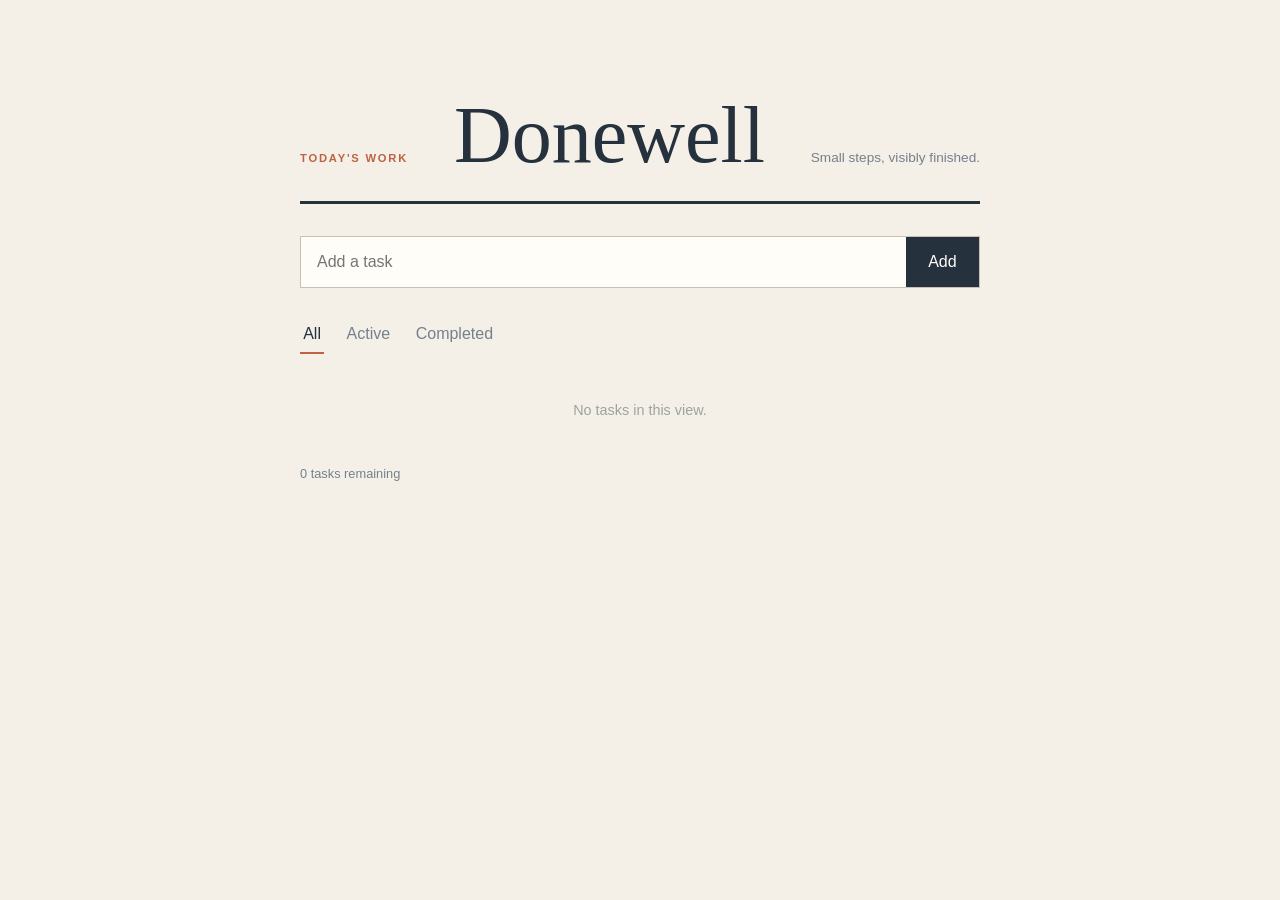
<file: pair-version/index.html>
<!doctype html>
<html lang="en">
  <head>
    <meta charset="UTF-8" />
    <meta name="viewport" content="width=device-width, initial-scale=1.0" />
    <title>Donewell | Task Manager</title>
    <link rel="stylesheet" href="styles.css" />
  </head>
  <body>
    <main class="page">
      <header class="header">
        <p class="kicker">TODAY'S WORK</p>
        <h1 id="app-title">Donewell</h1>
        <p class="subtitle">Small steps, visibly finished.</p>
      </header>
      <section class="workspace" aria-labelledby="app-title">
        <form id="task-form" class="new-task">
          <label class="sr-only" for="task-title">Task title</label>
          <input
            id="task-title"
            type="text"
            placeholder="Add a task"
            autocomplete="off"
            required
          />
          <button type="submit" aria-label="Add task">Add</button>
        </form>
        <nav class="filters" aria-label="Filter tasks">
          <button class="filter is-selected" type="button" data-filter="all">
            All
          </button>
          <button class="filter" type="button" data-filter="active">
            Active
          </button>
          <button class="filter" type="button" data-filter="completed">
            Completed
          </button>
        </nav>
        <ul id="task-list" class="task-list" aria-live="polite"></ul>
        <p id="empty-state" class="empty-state">No tasks in this view.</p>
        <p id="task-count" class="task-count">0 tasks remaining</p>
      </section>
    </main>
    <script src="app.js"></script>
  </body>
</html>
</file>
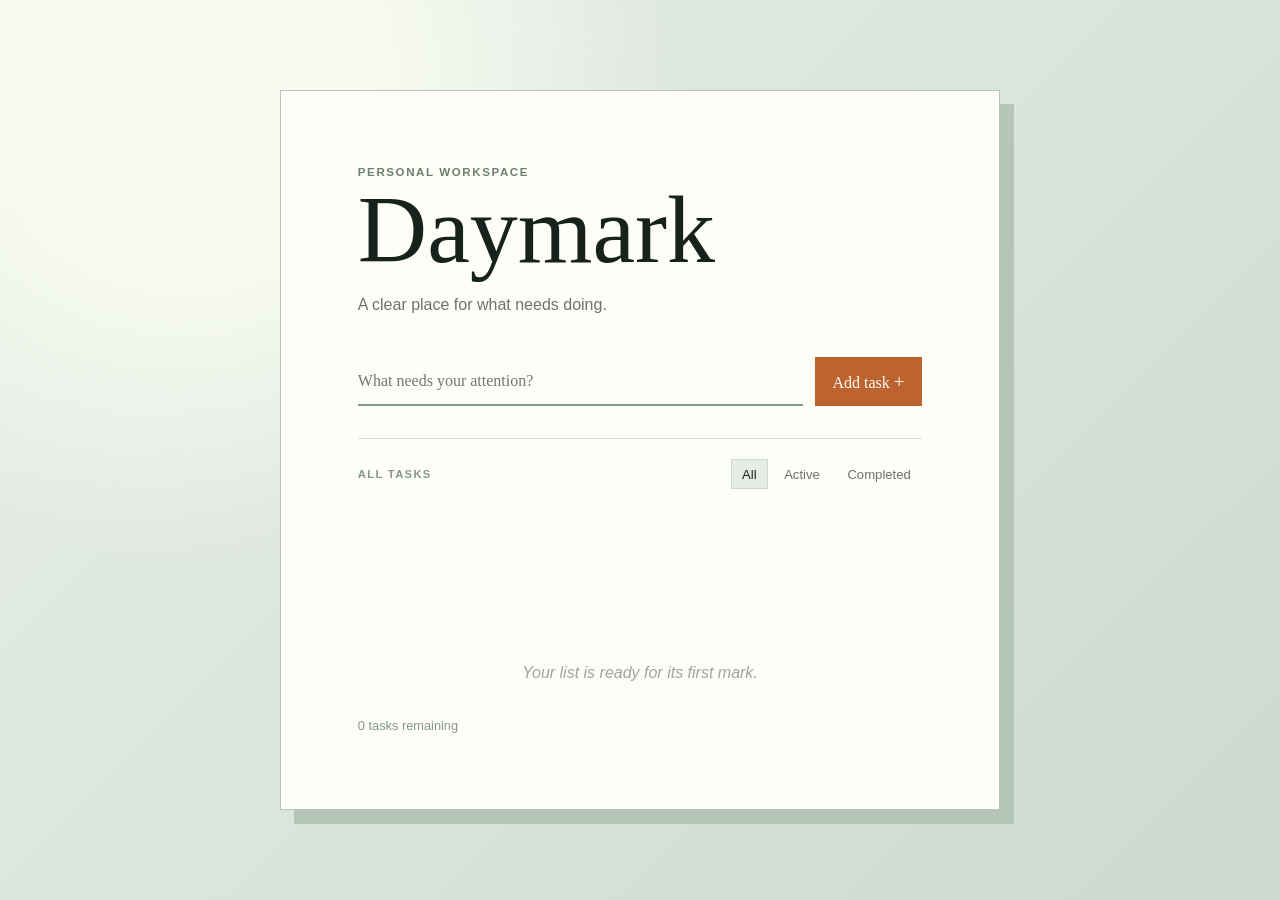
<file: vibe-version/index.html>
<!doctype html>
<html lang="en">
  <head>
    <meta charset="UTF-8" />
    <meta name="viewport" content="width=device-width, initial-scale=1.0" />
    <title>Daymark | Task Manager</title>
    <link rel="stylesheet" href="styles.css" />
  </head>
  <body>
    <main class="shell">
      <section class="app" aria-labelledby="app-title">
        <div class="eyebrow">PERSONAL WORKSPACE</div>
        <h1 id="app-title">Daymark</h1>
        <p class="intro">A clear place for what needs doing.</p>

        <form id="task-form" class="task-entry">
          <label class="sr-only" for="task-title">Task title</label>
          <input
            id="task-title"
            name="title"
            type="text"
            placeholder="What needs your attention?"
            autocomplete="off"
            required
          />
          <button type="submit">
            Add task <span aria-hidden="true">+</span>
          </button>
        </form>

        <div class="toolbar" aria-label="Task filters">
          <span id="visible-label" class="list-label">ALL TASKS</span>
          <div class="filters" role="group" aria-label="Filter tasks">
            <button class="filter active" data-filter="all" type="button">
              All
            </button>
            <button class="filter" data-filter="active" type="button">
              Active
            </button>
            <button class="filter" data-filter="completed" type="button">
              Completed
            </button>
          </div>
        </div>

        <ul id="task-list" class="task-list" aria-live="polite"></ul>
        <p id="empty-state" class="empty-state">
          Your list is ready for its first mark.
        </p>
        <footer id="task-count">0 tasks remaining</footer>
      </section>
    </main>
    <script src="app.js"></script>
  </body>
</html>
</file>
<file: pair-version/styles.css>
:root {
  font-family: "Trebuchet MS", Verdana, sans-serif;
  color: #25313d;
  background: #f4f0e8;
}
* {
  box-sizing: border-box;
}
body {
  min-width: 320px;
  margin: 0;
}
button,
input {
  font: inherit;
}
.page {
  width: min(680px, calc(100% - 2rem));
  margin: 0 auto;
  padding: 10vh 0;
}
.header {
  display: flex;
  align-items: baseline;
  justify-content: space-between;
  gap: 1rem;
  border-bottom: 3px solid #25313d;
  padding-bottom: 1.25rem;
}
.kicker {
  margin: 0;
  color: #bd633f;
  font-size: 0.7rem;
  font-weight: 700;
  letter-spacing: 0.16em;
}
h1 {
  margin: 0;
  font-family: Georgia, serif;
  font-size: clamp(2.8rem, 8vw, 5rem);
  font-weight: 400;
  letter-spacing: 0;
}
.subtitle {
  margin: 0;
  color: #75808a;
  font-size: 0.85rem;
}
.workspace {
  margin-top: 2rem;
}
.new-task {
  display: flex;
  border: 1px solid #c7c0b4;
  background: #fffdf8;
}
.new-task input {
  min-width: 0;
  flex: 1;
  border: 0;
  padding: 1rem;
  color: inherit;
  background: transparent;
  outline: 0;
}
.new-task input:focus {
  box-shadow: inset 0 0 0 2px #bd633f;
}
.new-task button {
  border: 0;
  padding: 0 1.4rem;
  color: #fffdf8;
  background: #25313d;
  cursor: pointer;
}
.new-task button:hover {
  background: #bd633f;
}
.filters {
  display: flex;
  gap: 0.5rem;
  margin: 1.75rem 0 0.5rem;
}
.filter {
  border: 0;
  border-bottom: 2px solid transparent;
  padding: 0.55rem 0.2rem;
  color: #75808a;
  background: transparent;
  cursor: pointer;
}
.filter + .filter {
  margin-left: 0.7rem;
}
.filter.is-selected,
.filter:hover {
  border-color: #bd633f;
  color: #25313d;
}
.task-list {
  margin: 0;
  padding: 0;
  list-style: none;
}
.task {
  display: flex;
  align-items: center;
  gap: 0.9rem;
  border-top: 1px solid #d9d3c9;
  padding: 1rem 0.2rem;
}
.task-toggle {
  width: 1.35rem;
  height: 1.35rem;
  flex: none;
  border: 2px solid #83909a;
  border-radius: 3px;
  background: transparent;
  cursor: pointer;
}
.task.completed .task-toggle {
  border-color: #bd633f;
  background: #bd633f;
  box-shadow: inset 0 0 0 3px #fffdf8;
}
.task-title {
  font-size: 1rem;
}
.task.completed .task-title {
  color: #9da39f;
  text-decoration: line-through;
}
.empty-state {
  margin: 3rem 0;
  color: #9da39f;
  text-align: center;
  font-size: 0.9rem;
}
.task-count {
  margin-top: 1.5rem;
  color: #75808a;
  font-size: 0.8rem;
}
.sr-only {
  position: absolute;
  width: 1px;
  height: 1px;
  padding: 0;
  margin: -1px;
  overflow: hidden;
  clip: rect(0, 0, 0, 0);
  white-space: nowrap;
  border: 0;
}
@media (max-width: 620px) {
  .header {
    align-items: flex-start;
    flex-direction: column;
  }
  .subtitle {
    order: 3;
  }
}
</file>
<file: vibe-version/styles.css>
:root {
  font-family: Georgia, "Times New Roman", serif;
  color: #18221d;
  background: #e7ede4;
  font-synthesis: none;
}

* {
  box-sizing: border-box;
}
body {
  margin: 0;
  min-width: 320px;
}
button,
input {
  font: inherit;
}
.shell {
  min-height: 100vh;
  padding: 6vw;
  display: grid;
  place-items: center;
  background:
    radial-gradient(circle at 15% 10%, #f8fbf2 0 12%, transparent 35%),
    linear-gradient(135deg, #e9f0e6, #cbd9cf);
}
.app {
  width: min(720px, 100%);
  padding: clamp(2rem, 6vw, 5rem);
  background: #fffdf7;
  border: 1px solid #b6c7b9;
  box-shadow: 14px 14px 0 #b5c6b8;
}
.eyebrow {
  color: #6c816f;
  font: 700 0.72rem/1 sans-serif;
  letter-spacing: 0.14em;
}
h1 {
  margin: 0.5rem 0 0;
  font-size: clamp(3.4rem, 10vw, 6rem);
  line-height: 0.9;
  font-weight: 400;
  letter-spacing: 0;
}
.intro {
  margin: 1.25rem 0 2.5rem;
  color: #6a746d;
  font: 1rem/1.5 sans-serif;
}
.task-entry {
  display: flex;
  gap: 0.75rem;
  padding-bottom: 2rem;
  border-bottom: 1px solid #d6ded6;
}
.task-entry input {
  min-width: 0;
  flex: 1;
  border: 0;
  border-bottom: 2px solid #839987;
  padding: 0.85rem 0;
  background: transparent;
  color: inherit;
  outline: 0;
}
.task-entry input:focus {
  border-color: #bd632f;
}
.task-entry button {
  border: 0;
  padding: 0.85rem 1.1rem;
  color: #fffdf7;
  background: #bd632f;
  cursor: pointer;
}
.task-entry button:hover {
  background: #95491e;
}
.task-entry button span {
  font-size: 1.2rem;
}
.toolbar {
  display: flex;
  align-items: center;
  justify-content: space-between;
  gap: 1rem;
  padding: 1.25rem 0 0.75rem;
}
.list-label {
  color: #839987;
  font: 700 0.7rem sans-serif;
  letter-spacing: 0.12em;
}
.filters {
  display: flex;
  gap: 0.3rem;
}
.filter {
  border: 1px solid transparent;
  padding: 0.4rem 0.65rem;
  color: #69756c;
  background: transparent;
  cursor: pointer;
  font: 0.82rem sans-serif;
}
.filter.active,
.filter:hover {
  border-color: #cbd9cf;
  color: #18221d;
  background: #e7ede4;
}
.task-list {
  list-style: none;
  min-height: 8rem;
  margin: 0;
  padding: 0;
}
.task {
  display: flex;
  align-items: center;
  gap: 0.85rem;
  padding: 1rem 0;
  border-bottom: 1px solid #e5e9e3;
  font: 1.05rem/1.35 sans-serif;
}
.task-toggle {
  width: 1.25rem;
  height: 1.25rem;
  flex: 0 0 auto;
  border: 1px solid #9aae9b;
  border-radius: 50%;
  background: transparent;
  cursor: pointer;
}
.task.completed .task-toggle {
  border-color: #bd632f;
  background: #bd632f;
  box-shadow: inset 0 0 0 3px #fffdf7;
}
.task.completed .task-title {
  color: #9ca69e;
  text-decoration: line-through;
}
.empty-state {
  margin: 2.2rem 0;
  color: #9ca69e;
  text-align: center;
  font: italic 1rem sans-serif;
}
footer {
  color: #839987;
  font: 0.8rem sans-serif;
}
.sr-only {
  position: absolute;
  width: 1px;
  height: 1px;
  padding: 0;
  margin: -1px;
  overflow: hidden;
  clip: rect(0, 0, 0, 0);
  white-space: nowrap;
  border: 0;
}
@media (max-width: 560px) {
  .app {
    box-shadow: 7px 7px 0 #b5c6b8;
  }
  .toolbar {
    align-items: flex-start;
    flex-direction: column;
  }
}
</file>
